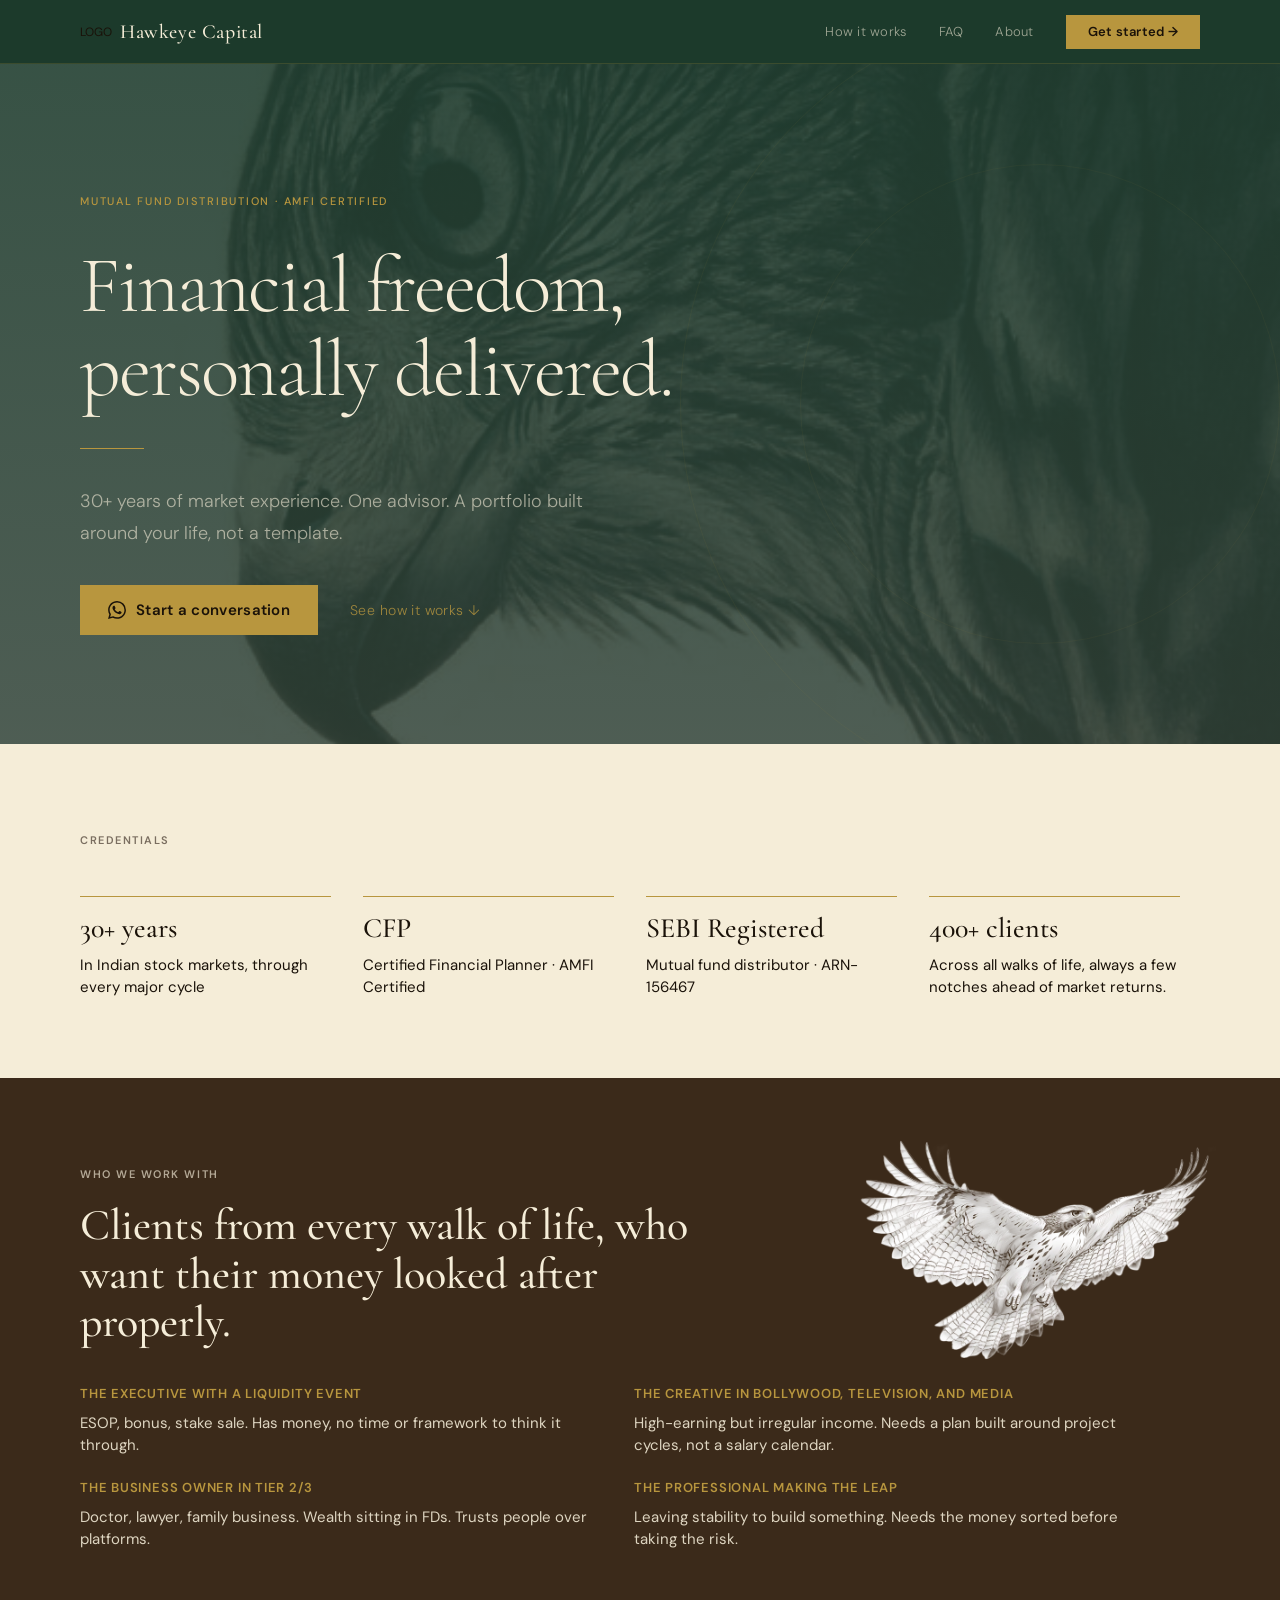
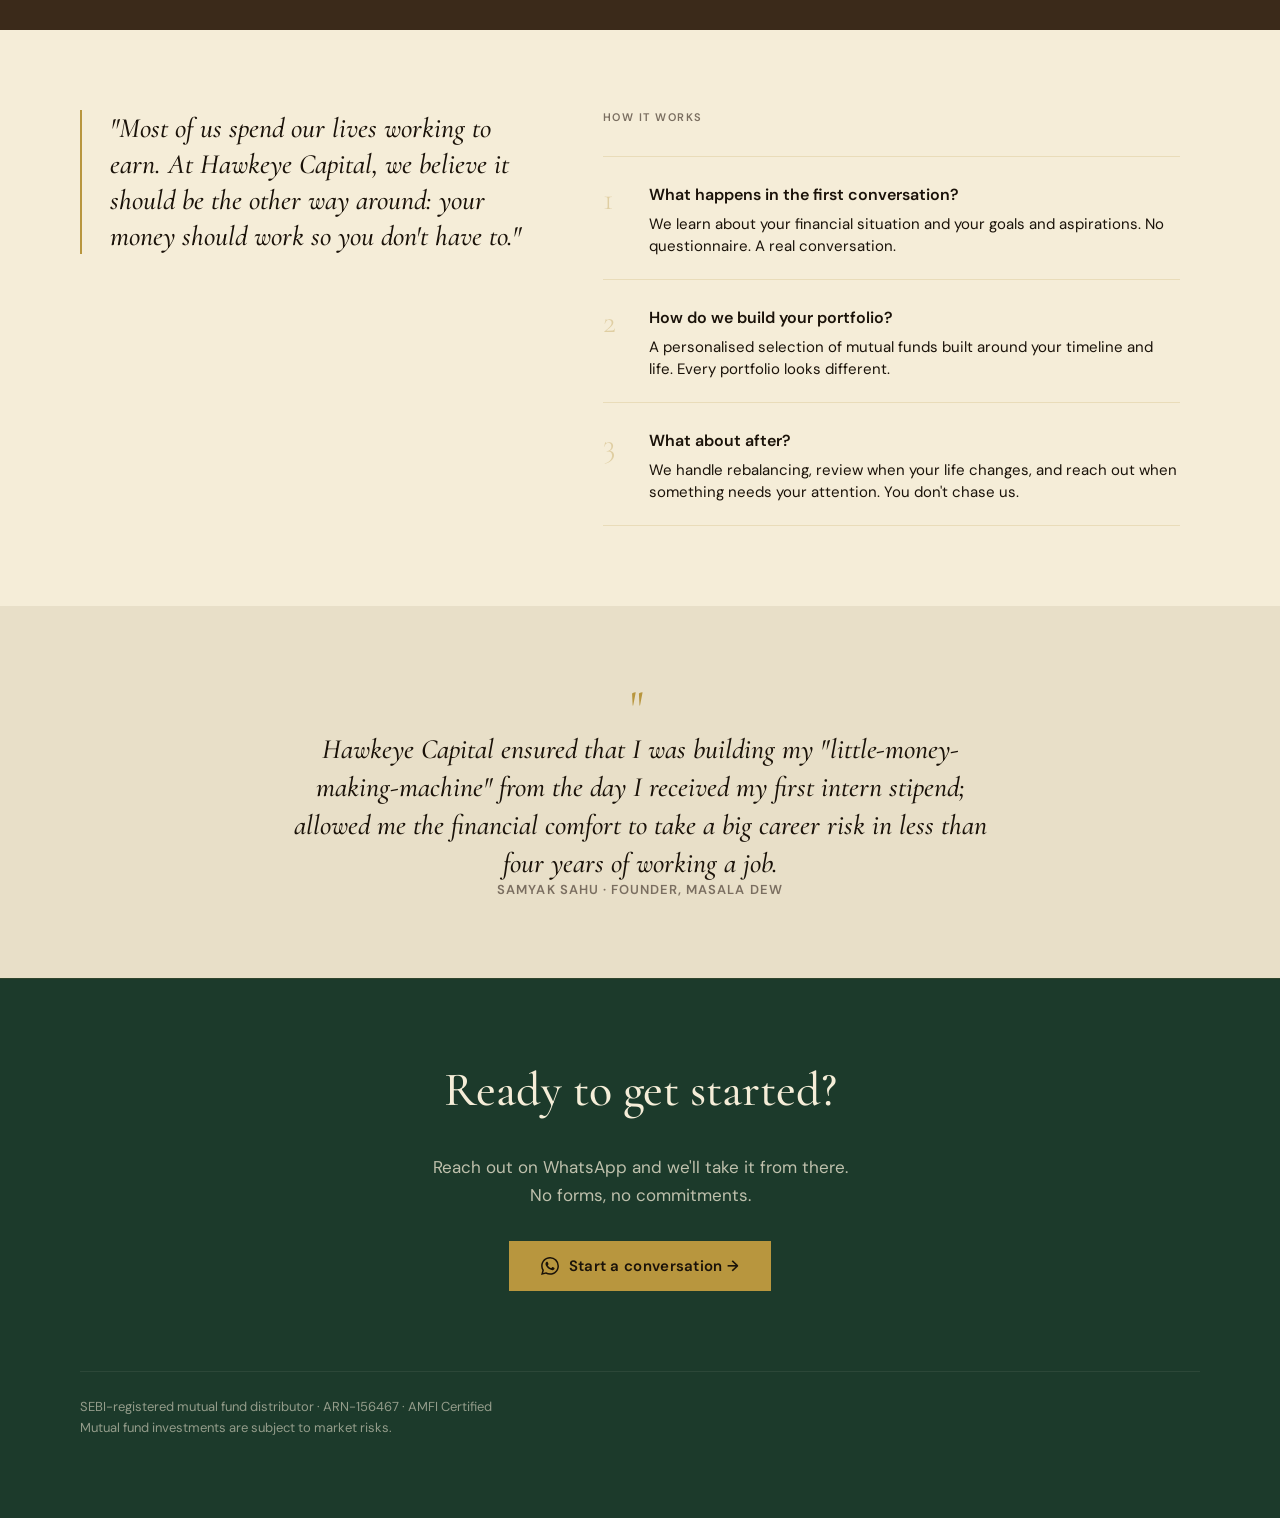
<file: home.html>
<!DOCTYPE html>
<html lang="en">
  <head>
    <meta charset="utf-8" />
    <meta name="viewport" content="width=device-width, initial-scale=1" />
    <title>Hawkeye Capital — Mutual Fund Distribution</title>
    <link rel="preconnect" href="https://fonts.googleapis.com" />
    <link rel="preconnect" href="https://fonts.gstatic.com" crossorigin />
    <link
      href="https://fonts.googleapis.com/css2?family=Cormorant+Garamond:ital,wght@0,300;0,500;1,500&family=DM+Sans:wght@300;400;500;600&display=swap"
      rel="stylesheet"
    />
    <link rel="stylesheet" href="/styles.css" />
  </head>
  <body>
    <a class="skip-link" href="#main">Skip to content</a>
    <div class="page">
      <!-- Desktop nav (Paper 29-0 · node 4L-0) -->
      <header class="nav" aria-label="Primary">
        <a class="brand" href="/">
          <div class="logo-ph logo-ph--lg" aria-hidden="true">LOGO</div>
          <span class="wordmark">Hawkeye Capital</span>
        </a>
        <nav class="nav-links" aria-label="Site">
          <a class="nav-link" href="#how-it-works">How it works</a>
          <a class="nav-link" href="/faq/">FAQ</a>
          <a class="nav-link" href="/about/">About</a>
          <a
            class="btn-gold btn-gold--nav"
            href="https://wa.me/919540134700"
            rel="noopener noreferrer"
            >Get started →</a
          >
        </nav>
      </header>

      <!-- Mobile nav (Paper 28-0 · node 79-0) -->
      <header class="nav--mobile" aria-label="Primary">
        <a class="brand" href="/">
          <div class="logo-ph logo-ph--sm" aria-hidden="true">LOGO</div>
          <span class="wordmark">Hawkeye Capital</span>
        </a>
        <div class="nav-mobile-right">
          <a
            class="btn-gold btn-gold--nav-m"
            href="https://wa.me/919540134700"
            rel="noopener noreferrer"
            >Get started →</a
          >
          <details class="nav-details">
            <summary aria-label="Open menu">
              <span class="burger-bar"></span>
              <span class="burger-bar"></span>
              <span class="burger-bar"></span>
            </summary>
            <div class="nav-drawer">
              <a href="#how-it-works">How it works</a>
              <a href="/faq/">FAQ</a>
              <a href="/about/">About</a>
            </div>
          </details>
        </div>
      </header>

      <main id="main">
        <!-- Hero -->
        <section class="hero" aria-labelledby="hero-title">
          <div class="hero-decor hero-decor--lg" aria-hidden="true"></div>
          <div class="hero-decor hero-decor--sm" aria-hidden="true"></div>
          <div class="hero-inner">
            <p class="hero-eyebrow">Mutual Fund Distribution · AMFI Certified</p>
            <h1 class="hero-title" id="hero-title">
              Financial freedom,<br />
              personally delivered.
            </h1>
            <div class="hero-rule" aria-hidden="true"></div>
            <p class="hero-lead desktop-only">
              30+ years of market experience. One advisor. A portfolio built around your life, not a
              template.
            </p>
            <p class="hero-lead mobile-only">
              30 years of market experience. One advisor. A portfolio built around your life, not a
              template.
            </p>
            <div class="hero-cta-row">
              <a
                class="btn-gold btn-gold--hero"
                href="https://wa.me/919540134700"
                rel="noopener noreferrer"
              >
                <svg
                  class="icon-wa"
                  width="18"
                  height="18"
                  viewBox="0 0 24 24"
                  fill="none"
                  xmlns="http://www.w3.org/2000/svg"
                  aria-hidden="true"
                >
                  <path
                    d="M17.472 14.382c-.297-.149-1.758-.867-2.03-.967-.273-.099-.471-.148-.67.15-.197.297-.767.966-.94 1.164-.173.199-.347.223-.644.075-.297-.15-1.255-.463-2.39-1.475-.883-.788-1.48-1.761-1.653-2.059-.173-.297-.018-.458.13-.606.134-.133.298-.347.446-.52.149-.174.198-.298.298-.497.099-.198.05-.371-.025-.52-.075-.149-.669-1.612-.916-2.207-.242-.579-.487-.5-.669-.51-.173-.008-.371-.01-.57-.01-.198 0-.52.074-.792.372-.272.297-1.04 1.016-1.04 2.479 0 1.462 1.065 2.875 1.213 3.074.149.198 2.096 3.2 5.077 4.487.709.306 1.262.489 1.694.625.712.227 1.36.195 1.871.118.571-.085 1.758-.719 2.006-1.413.248-.694.248-1.289.173-1.413-.074-.124-.272-.198-.57-.347m-5.421 7.403h-.004a9.87 9.87 0 01-5.031-1.378l-.361-.214-3.741.982.998-3.648-.235-.374a9.86 9.86 0 01-1.51-5.26c.001-5.45 4.436-9.884 9.888-9.884 2.64 0 5.122 1.03 6.988 2.898a9.825 9.825 0 012.893 6.994c-.003 5.45-4.437 9.884-9.885 9.884m8.413-18.297A11.815 11.815 0 0012.05 0C5.495 0 .16 5.335.157 11.892c0 2.096.547 4.142 1.588 5.945L.057 24l6.305-1.654a11.882 11.882 0 005.683 1.448h.005c6.554 0 11.89-5.335 11.893-11.893a11.821 11.821 0 00-3.48-8.413z"
                    fill="#1A1209"
                  />
                </svg>
                Start a conversation
              </a>
              <a class="hero-secondary" href="#how-it-works">See how it works ↓</a>
            </div>
          </div>
        </section>

        <!-- Credentials -->
        <section class="credentials" id="credentials" aria-labelledby="cred-heading">
          <div class="credentials-label-row">
            <h2 class="section-label" id="cred-heading">Credentials</h2>
          </div>
          <div class="credentials-grid">
            <article class="tile">
              <div class="tile-kicker">30+ years</div>
              <p class="tile-body">
                In Indian stock markets, through every major cycle
              </p>
            </article>
            <article class="tile">
              <div class="tile-kicker">CFP</div>
              <p class="tile-body desktop-only">Certified Financial Planner · AMFI Certified</p>
              <p class="tile-body mobile-only">Certified Financial Planner · AMFI</p>
            </article>
            <article class="tile">
              <div class="tile-kicker desktop-only">SEBI Registered</div>
              <div class="tile-kicker mobile-only">SEBI</div>
              <p class="tile-body desktop-only">Mutual fund distributor · ARN-156467</p>
              <p class="tile-body mobile-only">ARN-156467 · mutual fund distributor</p>
            </article>
            <article class="tile">
              <div class="tile-kicker">400+ clients</div>
              <p class="tile-body desktop-only">
                Across all walks of life, always a few notches ahead of market returns.
              </p>
              <p class="tile-body mobile-only">
                Across all walks of life, ahead of market returns.
              </p>
            </article>
          </div>
        </section>

        <!-- Who we work with -->
        <section class="who" id="who-we-work-with" aria-labelledby="who-heading">
          <div class="hawk" aria-hidden="true"></div>
          <h2 class="section-label section-label--muted-light who-label" id="who-heading">
            Who we work with
          </h2>
          <p class="who-headline">
            Clients from every walk of life, who want their money looked after properly.
          </p>
          <div class="who-grid">
            <article class="who-card">
              <p class="who-card-title">The executive with a liquidity event</p>
              <p class="who-card-body desktop-only">
                ESOP, bonus, stake sale. Has money, no time or framework to think it through.
              </p>
              <p class="who-card-body mobile-only">ESOP, bonus, stake sale. No time or framework.</p>
            </article>
            <article class="who-card">
              <p class="who-card-title desktop-only">The creative in Bollywood, television, and media</p>
              <p class="who-card-title mobile-only">The creative in film &amp; media</p>
              <p class="who-card-body desktop-only">
                High-earning but irregular income. Needs a plan built around project cycles, not a
                salary calendar.
              </p>
              <p class="who-card-body mobile-only">Irregular income. Plan around project cycles.</p>
            </article>
            <article class="who-card">
              <p class="who-card-title desktop-only">The business owner in Tier 2/3</p>
              <p class="who-card-title mobile-only">Tier 2/3 business owner</p>
              <p class="who-card-body desktop-only">
                Doctor, lawyer, family business. Wealth sitting in FDs. Trusts people over platforms.
              </p>
              <p class="who-card-body mobile-only">FD-heavy wealth. Trusts people over platforms.</p>
            </article>
            <article class="who-card">
              <p class="who-card-title desktop-only">The professional making the leap</p>
              <p class="who-card-title mobile-only">Making the leap</p>
              <p class="who-card-body desktop-only">
                Leaving stability to build something. Needs the money sorted before taking the risk.
              </p>
              <p class="who-card-body mobile-only">Leaving stability. Money sorted before the risk.</p>
            </article>
          </div>
        </section>

        <!-- Philosophy + How it works -->
        <section class="philo">
          <div class="philo-inner">
            <div class="philo-quote" id="philosophy">
              <p>
                "Most of us spend our lives working to earn. At Hawkeye Capital, we believe it should be the other way
                around: your money should work so you don't have to."
              </p>
            </div>
            <div class="how" id="how-it-works" aria-labelledby="how-heading">
              <h2 class="section-label" id="how-heading">How it works</h2>
              <div class="how-list">
                <div class="how-row">
                  <span class="how-num">1</span>
                  <div class="how-copy">
                    <div class="how-q">What happens in the first conversation?</div>
                    <p class="how-a">
                      We learn about your financial situation and your goals and aspirations. No
                      questionnaire. A real conversation.
                    </p>
                  </div>
                </div>
                <div class="how-row">
                  <span class="how-num">2</span>
                  <div class="how-copy">
                    <div class="how-q">How do we build your portfolio?</div>
                    <p class="how-a">
                      A personalised selection of mutual funds built around your timeline and life.
                      Every portfolio looks different.
                    </p>
                  </div>
                </div>
                <div class="how-row">
                  <span class="how-num">3</span>
                  <div class="how-copy">
                    <div class="how-q">What about after?</div>
                    <p class="how-a">
                      We handle rebalancing, review when your life changes, and reach out when
                      something needs your attention. You don&apos;t chase us.
                    </p>
                  </div>
                </div>
              </div>
            </div>
          </div>
        </section>

        <!-- Testimonial -->
        <section class="quote-section" id="testimonials" aria-labelledby="quote-label">
          <span id="quote-label" class="visually-hidden">Client testimonial</span>
          <span class="quote-mark quote-mark--d" aria-hidden="true">"</span>
          <span class="quote-mark quote-mark--m" aria-hidden="true">"</span>
          <blockquote class="quote-body">
            Hawkeye Capital ensured that I was building my "little-money-making-machine" from the day I received my
            first intern stipend; allowed me the financial comfort to take a big career risk in less than four years of
            working a job.
          </blockquote>
          <p class="quote-by">SAMYAK SAHU · Founder, masala dew</p>
        </section>

        <!-- CTA -->
        <section class="cta" id="cta" aria-labelledby="cta-heading">
          <h2 class="cta-title" id="cta-heading">Ready to get started?</h2>
          <p class="cta-lead">
            Reach out on WhatsApp and we&apos;ll take it from there. No forms, no commitments.
          </p>
          <a
            class="btn-gold btn-gold--footer"
            href="https://wa.me/919540134700"
            rel="noopener noreferrer"
          >
            <svg
              class="icon-wa"
              width="18"
              height="18"
              viewBox="0 0 24 24"
              fill="none"
              xmlns="http://www.w3.org/2000/svg"
              aria-hidden="true"
            >
              <path
                d="M17.472 14.382c-.297-.149-1.758-.867-2.03-.967-.273-.099-.471-.148-.67.15-.197.297-.767.966-.94 1.164-.173.199-.347.223-.644.075-.297-.15-1.255-.463-2.39-1.475-.883-.788-1.48-1.761-1.653-2.059-.173-.297-.018-.458.13-.606.134-.133.298-.347.446-.52.149-.174.198-.298.298-.497.099-.198.05-.371-.025-.52-.075-.149-.669-1.612-.916-2.207-.242-.579-.487-.5-.669-.51-.173-.008-.371-.01-.57-.01-.198 0-.52.074-.792.372-.272.297-1.04 1.016-1.04 2.479 0 1.462 1.065 2.875 1.213 3.074.149.198 2.096 3.2 5.077 4.487.709.306 1.262.489 1.694.625.712.227 1.36.195 1.871.118.571-.085 1.758-.719 2.006-1.413.248-.694.248-1.289.173-1.413-.074-.124-.272-.198-.57-.347m-5.421 7.403h-.004a9.87 9.87 0 01-5.031-1.378l-.361-.214-3.741.982.998-3.648-.235-.374a9.86 9.86 0 01-1.51-5.26c.001-5.45 4.436-9.884 9.888-9.884 2.64 0 5.122 1.03 6.988 2.898a9.825 9.825 0 012.893 6.994c-.003 5.45-4.437 9.884-9.885 9.884m8.413-18.297A11.815 11.815 0 0012.05 0C5.495 0 .16 5.335.157 11.892c0 2.096.547 4.142 1.588 5.945L.057 24l6.305-1.654a11.882 11.882 0 005.683 1.448h.005c6.554 0 11.89-5.335 11.893-11.893a11.821 11.821 0 00-3.48-8.413z"
                fill="#1A1209"
              />
            </svg>
            Start a conversation →
          </a>
          <div class="cta-foot">
            <p class="cta-disclaimer">
              SEBI-registered mutual fund distributor · ARN-156467 · AMFI Certified<br />
              Mutual fund investments are subject to market risks.
            </p>
          </div>
        </section>
      </main>
    </div>
  </body>
</html>
</file>
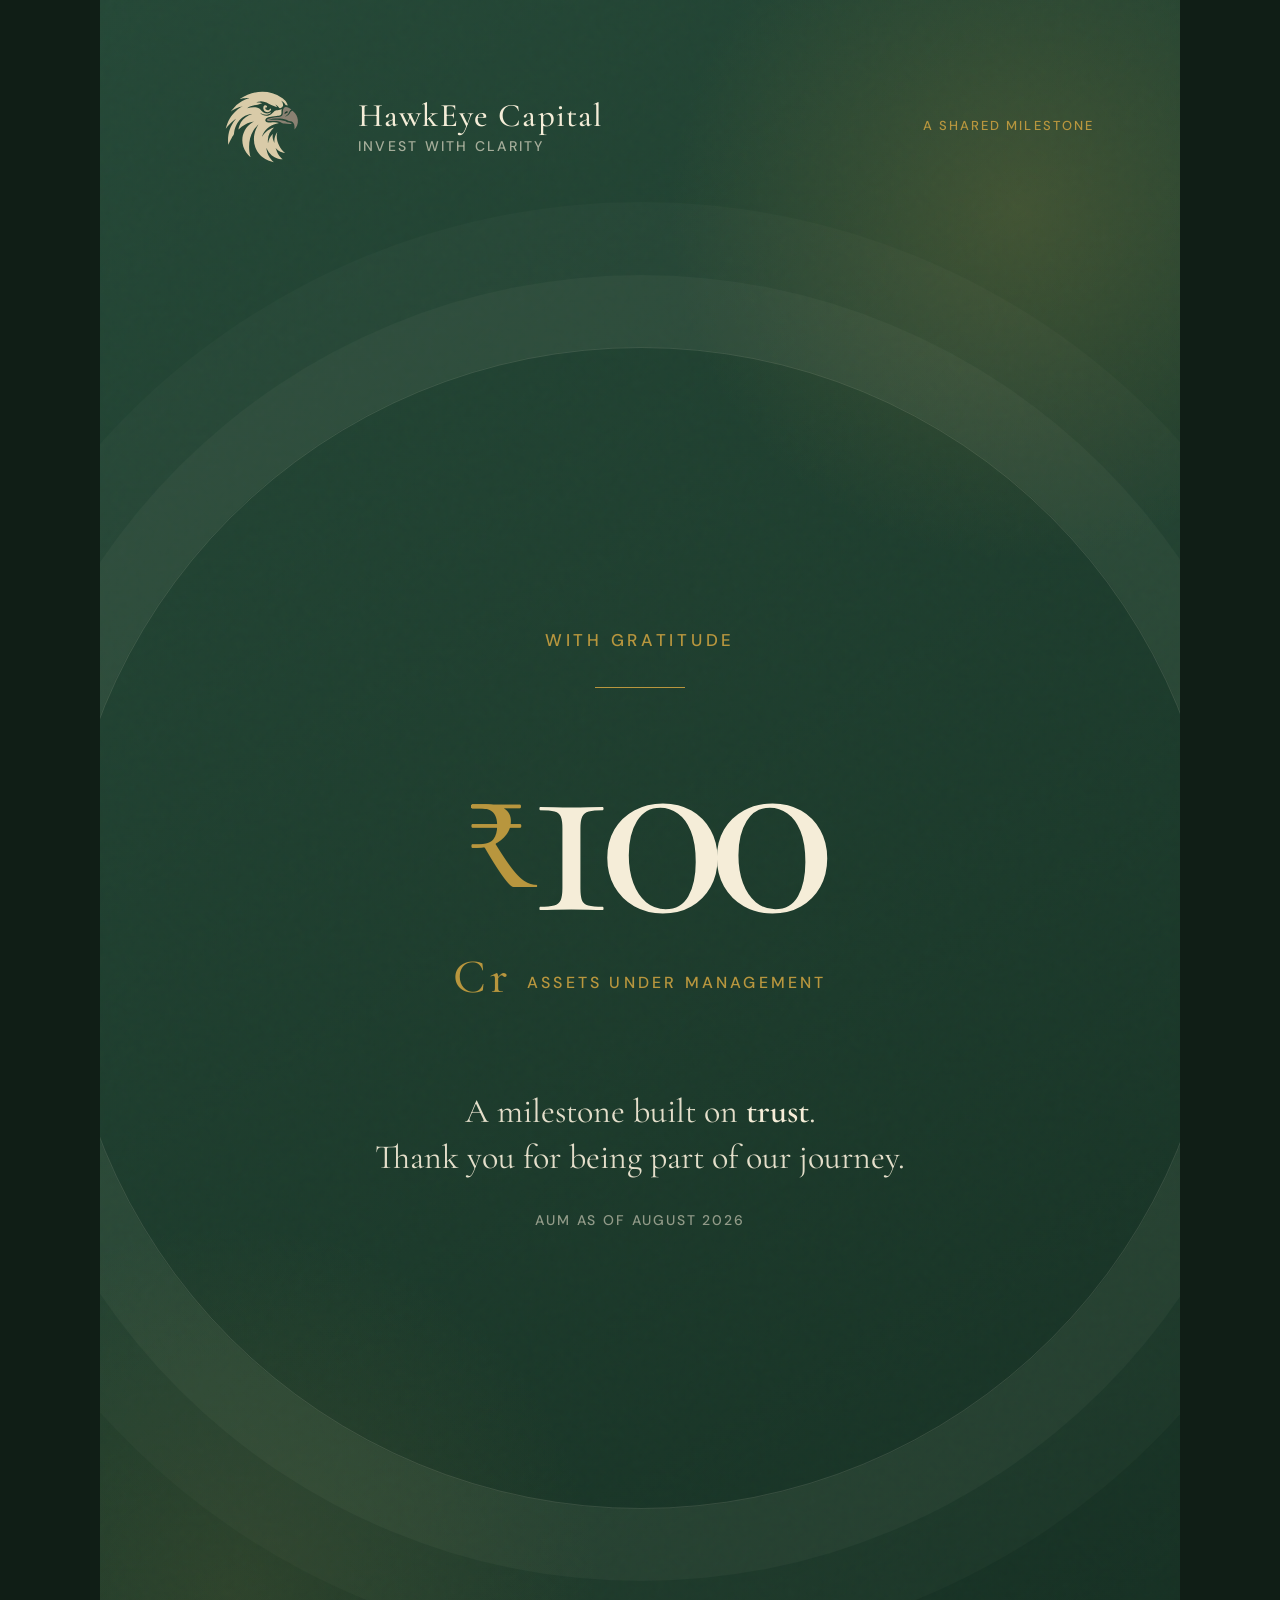
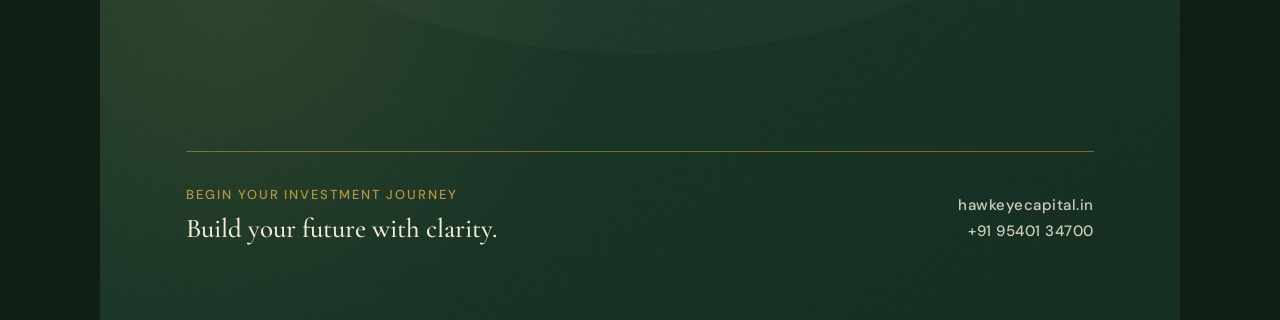
<file: social/100cr-aum-poster.html>
<!doctype html>
<html lang="en">
  <head>
    <meta charset="utf-8" />
    <meta name="viewport" content="width=device-width, initial-scale=1" />
    <title>HawkEye Capital | ₹100 Cr AUM</title>
    <link rel="preconnect" href="https://fonts.googleapis.com" />
    <link rel="preconnect" href="https://fonts.gstatic.com" crossorigin />
    <link
      href="https://fonts.googleapis.com/css2?family=Cormorant+Garamond:ital,wght@0,400;0,500;0,600;1,500&family=DM+Sans:wght@400;500;600&display=swap"
      rel="stylesheet"
    />
    <link rel="icon" type="image/svg+xml" href="/assets/hawkeye-capital-logo.svg" />
    <link rel="apple-touch-icon" href="/assets/hawkeye-capital-logo.svg" />
    <style>
      :root {
        /* HawkEye Paper tokens, mirrored from the production build */
        --cream: #f5edd8;
        --cream-dark: #e8dfc8;
        --forest: #1c3a2b;
        --brown: #3b2a1a;
        --gold: #b8963e;
        --ink: #1a1209;
        --muted: #7a6e60;
        --display: "Cormorant Garamond", Georgia, serif;
        --sans: "DM Sans", sans-serif;
      }

      * { box-sizing: border-box; }

      body {
        margin: 0;
        min-height: 100vh;
        display: grid;
        place-items: center;
        background: #101e16;
      }

      /* Export this 1080 × 1920 artboard for Stories and Reels covers. */
      .poster {
        position: relative;
        isolation: isolate;
        width: 1080px;
        height: 1920px;
        overflow: hidden;
        display: flex;
        flex-direction: column;
        padding: 88px 86px 76px;
        color: var(--cream);
        background:
          radial-gradient(circle at 85% 11%, rgba(184, 150, 62, .22), transparent 18%),
          radial-gradient(circle at 12% 83%, rgba(184, 150, 62, .12), transparent 20%),
          linear-gradient(148deg, #254837 0%, var(--forest) 56%, #152d21 100%);
      }

      .poster::before {
        content: "";
        position: absolute;
        inset: 0;
        z-index: -1;
        opacity: .25;
        background-image: url("data:image/svg+xml,%3Csvg viewBox='0 0 160 160' xmlns='http://www.w3.org/2000/svg'%3E%3Cfilter id='n'%3E%3CfeTurbulence type='fractalNoise' baseFrequency='.88' numOctaves='4' stitchTiles='stitch'/%3E%3C/filter%3E%3Crect width='100%25' height='100%25' filter='url(%23n)' opacity='.26'/%3E%3C/svg%3E");
        mix-blend-mode: soft-light;
        pointer-events: none;
      }

      .poster::after {
        content: "";
        position: absolute;
        width: 1160px;
        height: 1160px;
        top: 347px;
        left: -40px;
        z-index: -1;
        border: 1px solid rgba(245, 237, 216, .13);
        border-radius: 50%;
        box-shadow: 0 0 0 72px rgba(245, 237, 216, .035), 0 0 0 145px rgba(245, 237, 216, .025);
      }

      .masthead { display: flex; align-items: center; justify-content: space-between; }

      .brand { display: flex; gap: 20px; align-items: center; }

      .logo {
        width: 152px;
        height: 75px;
        object-fit: contain;
      }

      .brand-name { margin: 0; font: 500 33px/1 var(--display); letter-spacing: .035em; }
      .brand-type { margin: 7px 0 0; color: rgba(245, 237, 216, .62); font: 500 14px/1 var(--sans); letter-spacing: .16em; text-transform: uppercase; }
      .edition { color: var(--gold); font: 500 13px/1 var(--sans); letter-spacing: .16em; text-transform: uppercase; }

      .content { flex: 1; display: flex; flex-direction: column; align-items: center; justify-content: center; text-align: center; padding-bottom: 56px; }
      .eyebrow { margin: 0 0 37px; color: var(--gold); font: 500 17px/1.2 var(--sans); letter-spacing: .22em; text-transform: uppercase; }
      .rule { width: 90px; height: 1px; margin-bottom: 36px; background: var(--gold); }

      .amount { margin: 0; color: var(--cream); font: 500 267px/.76 var(--display); letter-spacing: -.065em; white-space: nowrap; }
      .amount .rupee { position: relative; top: -23px; margin-right: 7px; color: var(--gold); font-size: .66em; letter-spacing: -.09em; }
      .unit { margin: 26px 0 0; color: var(--gold); font: 500 48px/1 var(--display); letter-spacing: .08em; }
      .unit span { font: 500 16px/1 var(--sans); letter-spacing: .20em; vertical-align: middle; text-transform: uppercase; }

      .statement { max-width: 690px; margin: 88px 0 0; color: rgba(245, 237, 216, .92); font: 400 34px/1.35 var(--display); }
      .statement strong { color: var(--cream); font-weight: 600; }
      .as-of { margin: 31px 0 0; color: rgba(245, 237, 216, .54); font: 500 14px/1.2 var(--sans); letter-spacing: .13em; text-transform: uppercase; }

      .footer { display: grid; grid-template-columns: 1fr auto; gap: 26px; align-items: end; padding-top: 35px; border-top: 1px solid rgba(184, 150, 62, .58); }
      .cta-label { margin: 0 0 10px; color: var(--gold); font: 500 13px/1.2 var(--sans); letter-spacing: .15em; text-transform: uppercase; }
      .cta { margin: 0; font: 500 27px/1.15 var(--display); }
      .contact { text-align: right; color: rgba(245, 237, 216, .83); font: 500 15px/1.75 var(--sans); letter-spacing: .035em; }
      .contact a { color: inherit; text-decoration: none; }

      @media (max-width: 1100px) {
        body { display: block; background: var(--forest); }
        .poster { transform-origin: top left; transform: scale(calc(100vw / 1080)); margin-bottom: calc(-1920px + (1920px * 100vw / 1080)); }
      }
      @media print { body { background: none; } .poster { transform: none; } }
    </style>
  </head>
  <body>
    <main class="poster" aria-label="HawkEye Capital ₹100 Cr AUM celebration">
      <header class="masthead">
        <div class="brand">
          <img class="logo" src="../assets/hawkeye-capital-logo.svg" alt="HawkEye Capital logo" />
          <div>
            <p class="brand-name">HawkEye Capital</p>
            <p class="brand-type">Invest with clarity</p>
          </div>
        </div>
        <span class="edition">A shared milestone</span>
      </header>

      <section class="content">
        <p class="eyebrow">With gratitude</p>
        <div class="rule"></div>
        <!-- Keep this central figure as the primary visual. -->
        <h1 class="amount"><span class="rupee">₹</span>100</h1>
        <p class="unit">Cr <span>Assets Under Management</span></p>

        <!-- Replace this working copy with final approved wording. -->
        <p class="statement">A milestone built on <strong>trust</strong>.<br />Thank you for being part of our journey.</p>
        <p class="as-of">AUM as of August 2026</p>
      </section>

      <footer class="footer">
        <div>
          <p class="cta-label">Begin your investment journey</p>
          <p class="cta">Build your future with clarity.</p>
        </div>
        <div class="contact">
          <a href="https://hawkeyecapital.in">hawkeyecapital.in</a><br />
          <a href="tel:+919540134700">+91 95401 34700</a>
        </div>
      </footer>
    </main>
  </body>
</html>
</file>
<file: styles.css>
/* HawkEye Capital landing — Paper hawkeyecapital.in · Desktop 29-0 / Mobile 28-0 */

:root {
  --cream: #f5edd8;
  --cream-dark: #e8dfc8;
  --forest: #1c3a2b;
  --brown: #3b2a1a;
  --gold: #b8963e;
  --ink: #1a1209;
  --muted: #7a6e60;
  --font-display: "Cormorant Garamond", serif;
  --font-sans: "DM Sans", system-ui, sans-serif;
  --page-max: 1440px;
  --content: 1100px;
  --pad-d: 80px;
  --pad-m: 24px;
}

*,
*::before,
*::after {
  box-sizing: border-box;
}

html {
  margin: 0;
  padding: 0;
  scroll-behavior: smooth;
}

@media (prefers-reduced-motion: reduce) {
  html {
    scroll-behavior: auto;
  }
}

body {
  margin: 0;
  padding: 0;
  min-height: 100%;
  background: var(--cream);
  color: var(--ink);
  font-family: var(--font-sans);
  font-size: 12px;
  line-height: 16px;
  -webkit-font-smoothing: antialiased;
  -moz-osx-font-smoothing: grayscale;
}

a {
  color: inherit;
  text-decoration: none;
}

a:hover {
  text-decoration: underline;
  text-underline-offset: 3px;
}

.page {
  width: 100%;
  min-height: 100vh;
  display: flex;
  flex-direction: column;
  background: var(--cream);
}

/* Full-bleed layout: Paper artboard is 1440px but nav/hero backgrounds span the viewport */
main {
  margin: 0;
  width: 100%;
  flex: 1;
  display: flex;
  flex-direction: column;
}

.skip-link {
  position: absolute;
  left: -9999px;
  top: 8px;
  z-index: 100;
  padding: 8px 16px;
  background: var(--forest);
  color: var(--cream);
  border-radius: 4px;
}

.skip-link:focus {
  left: 16px;
}

/* Nav */

.nav {
  display: none;
  align-items: center;
  justify-content: space-between;
  width: 100%;
  height: 64px;
  padding: 0 var(--pad-d);
  background: var(--forest);
  border-bottom: 1px solid rgba(184, 150, 62, 0.2);
}

.nav--mobile {
  display: flex;
  width: 100%;
  height: 60px;
  padding: 0 var(--pad-m) 0 20px;
  background: var(--forest);
  border-bottom: 1px solid rgba(184, 150, 62, 0.2);
  align-items: center;
  justify-content: space-between;
}

a.brand {
  display: flex;
  align-items: center;
  gap: 8px;
  text-decoration: none;
}

a.brand:hover {
  text-decoration: none;
}

.nav--mobile .brand {
  gap: 6px;
  padding-right: 12px;
}

.nav--mobile .logo-img {
  width: 28px;
  height: 28px;
}

.nav-mobile-right {
  display: flex;
  flex-direction: row;
  align-items: center;
  gap: 10px;
  flex-shrink: 0;
}

.logo-img {
  width: 34px;
  height: 34px;
  flex-shrink: 0;
  object-fit: contain;
}

.wordmark {
  font-family: var(--font-display);
  font-weight: 500;
  letter-spacing: 0.03em;
  color: var(--cream);
  white-space: nowrap;
  font-size: 20px;
  line-height: 24px;
}

.nav--mobile .wordmark {
  font-size: 16px;
  line-height: 19px;
}

.nav-links {
  display: flex;
  align-items: center;
  gap: 32px;
}

.nav-link {
  position: relative;
  font-size: 13px;
  font-weight: 300;
  letter-spacing: 0.02em;
  line-height: 16px;
  color: rgba(245, 237, 216, 0.6);
  text-decoration: none;
  transition: color 180ms ease;
}

.nav-link::after {
  content: "";
  position: absolute;
  right: 0;
  bottom: -7px;
  left: 0;
  height: 1px;
  background: var(--gold);
  transform: scaleX(0);
  transform-origin: right center;
  transition: transform 220ms cubic-bezier(0.22, 1, 0.36, 1);
}

.nav-link:hover,
.nav-link:focus-visible {
  color: var(--cream);
  text-decoration: none;
}

.nav-link:hover::after,
.nav-link:focus-visible::after {
  transform: scaleX(1);
  transform-origin: left center;
}

.nav-link:focus-visible {
  outline: 1px solid rgba(184, 150, 62, 0.8);
  outline-offset: 5px;
}

@media (prefers-reduced-motion: reduce) {
  .nav-link,
  .nav-link::after {
    transition: none;
  }
}

.nav-details summary {
  list-style: none;
  cursor: pointer;
  display: flex;
  flex-direction: column;
  gap: 5px;
  padding: 4px;
}

.nav-details summary::-webkit-details-marker {
  display: none;
}

.burger-bar {
  height: 1.5px;
  background: var(--cream);
  border-radius: 1px;
}

.burger-bar:nth-child(1),
.burger-bar:nth-child(2) {
  width: 22px;
}

.burger-bar:nth-child(3) {
  width: 14px;
}

.nav-drawer {
  position: absolute;
  right: 0;
  top: calc(100% + 12px);
  min-width: 200px;
  padding: 16px;
  background: var(--forest);
  border: 1px solid rgba(184, 150, 62, 0.2);
  border-radius: 8px;
  display: flex;
  flex-direction: column;
  gap: 12px;
  z-index: 50;
  box-shadow: 0 12px 40px rgba(0, 0, 0, 0.25);
}

.nav-drawer a {
  font-size: 13px;
  font-weight: 300;
  color: rgba(245, 237, 216, 0.85);
}

.nav-details {
  position: relative;
}

.btn-gold {
  display: inline-flex;
  align-items: center;
  justify-content: center;
  gap: 10px;
  background: var(--gold);
  color: var(--ink);
  font-size: 13px;
  font-weight: 600;
  letter-spacing: 0.02em;
  line-height: 16px;
  border: none;
  cursor: pointer;
  text-decoration: none;
}

.btn-gold:hover {
  filter: brightness(1.03);
  text-decoration: none;
}

.btn-gold--nav {
  padding: 9px 22px;
}

.btn-gold--nav-m {
  padding: 8px 18px;
}

.btn-gold--hero {
  padding: 16px 28px;
  font-size: 15px;
  line-height: 18px;
}

.btn-gold--footer {
  padding: 16px 32px;
  font-size: 15px;
  line-height: 18px;
}

.icon-wa {
  flex-shrink: 0;
}

/* Hero */

.hero {
  position: relative;
  width: 100%;
  min-height: 680px;
  padding: 120px var(--pad-d) 100px;
  display: flex;
  flex-direction: column;
  justify-content: center;
  overflow: clip;
  background-color: #2a3d2f;
  background-image: linear-gradient(
      180deg,
      rgba(28, 58, 43, 0.88) 0%,
      rgba(40, 58, 46, 0.82) 100%
    ),
    url("assets/hero-bg.png");
  background-size: cover, cover;
  background-position: center, center;
}

.hero-decor {
  position: absolute;
  border: 1px solid rgba(184, 150, 62, 0.06);
  border-radius: 50%;
  pointer-events: none;
}

.hero-decor--lg {
  width: 800px;
  height: 800px;
  right: -200px;
  top: 50%;
  transform: translateY(-50%);
}

.hero-decor--sm {
  width: 480px;
  height: 480px;
  right: 0;
  top: 50%;
  transform: translateY(-50%);
  border-color: rgba(184, 150, 62, 0.05);
}

.hero-inner {
  position: relative;
  z-index: 1;
  max-width: var(--content);
  display: flex;
  flex-direction: column;
  gap: 36px;
}

.hero-eyebrow {
  margin: 0;
  font-size: 11px;
  font-weight: 500;
  letter-spacing: 0.16em;
  line-height: 14px;
  text-transform: uppercase;
  color: var(--gold);
}

.hero-title {
  margin: 0;
  font-family: var(--font-display);
  font-size: 80px;
  font-weight: 300;
  letter-spacing: -0.025em;
  line-height: 1.05;
  color: var(--cream);
}

.hero-rule {
  width: 64px;
  height: 1px;
  background: var(--gold);
}

.hero-lead {
  margin: 0;
  max-width: 520px;
  font-size: 18px;
  font-weight: 300;
  line-height: 32px;
  color: rgba(245, 237, 216, 0.6);
}

.hero-cta-row {
  display: flex;
  align-items: center;
  gap: 32px;
}

.hero-secondary {
  font-size: 14px;
  font-weight: 300;
  letter-spacing: 0.03em;
  line-height: 18px;
  color: rgba(184, 150, 62, 0.8);
}

.hero-secondary:hover {
  color: var(--gold);
  text-decoration: none;
}

/* Motion: restrained editorial entrances */
@keyframes hero-rise {
  from {
    opacity: 0;
    transform: translateY(14px);
  }
  to {
    opacity: 1;
    transform: translateY(0);
  }
}

@keyframes hero-rule-draw {
  from {
    opacity: 0;
    transform: scaleX(0);
    transform-origin: left center;
  }
  to {
    opacity: 1;
    transform: scaleX(1);
    transform-origin: left center;
  }
}

.js-motion .hero-inner > * {
  opacity: 0;
  animation: hero-rise 650ms cubic-bezier(0.22, 1, 0.36, 1) forwards;
}

.js-motion .hero-inner > :nth-child(1) { animation-delay: 80ms; }
.js-motion .hero-inner > :nth-child(2) { animation-delay: 160ms; }
.js-motion .hero-inner > :nth-child(3) {
  animation-name: hero-rule-draw;
  animation-duration: 520ms;
  animation-delay: 260ms;
  animation-timing-function: cubic-bezier(0.22, 1, 0.36, 1);
}
.js-motion .hero-inner > :nth-child(4) { animation-delay: 340ms; }
.js-motion .hero-inner > :nth-child(5) { animation-delay: 420ms; }
.js-motion .hero-inner > :nth-child(6) { animation-delay: 500ms; }

.js-motion [data-reveal] {
  opacity: 0;
  transform: translateY(18px);
  transition:
    opacity 650ms cubic-bezier(0.22, 1, 0.36, 1),
    transform 650ms cubic-bezier(0.22, 1, 0.36, 1);
}

.js-motion [data-reveal].is-visible {
  opacity: 1;
  transform: translateY(0);
}

.js-motion [data-reveal-stagger] > * {
  opacity: 0;
  transform: translateY(12px);
  transition:
    opacity 550ms cubic-bezier(0.22, 1, 0.36, 1),
    transform 550ms cubic-bezier(0.22, 1, 0.36, 1);
  transition-delay: var(--reveal-delay, 0ms);
}

.js-motion [data-reveal].is-visible [data-reveal-stagger] > *,
.js-motion [data-reveal-stagger].is-visible > * {
  opacity: 1;
  transform: translateY(0);
}

@media (prefers-reduced-motion: reduce) {
  .js-motion .hero-inner > *,
  .js-motion [data-reveal],
  .js-motion [data-reveal-stagger] > * {
    opacity: 1;
    transform: none;
    animation: none;
    transition: none;
  }
}

.section-label {
  font-size: 11px;
  font-weight: 600;
  letter-spacing: 0.14em;
  line-height: 14px;
  text-transform: uppercase;
  color: var(--muted);
}

.section-label--muted-light {
  color: rgba(245, 237, 216, 0.65);
}

/* Credentials */

.credentials {
  width: 100%;
  padding: 80px var(--pad-d);
  display: flex;
  flex-direction: column;
  gap: 40px;
}

.credentials-label-row {
  max-width: 1280px;
}

.credentials-grid {
  display: flex;
  gap: 32px;
  max-width: var(--content);
}

.tile {
  flex: 1;
  border-top: 1px solid var(--gold);
  padding-top: 16px;
  display: flex;
  flex-direction: column;
  gap: 10px;
}

.tile-kicker {
  font-family: var(--font-display);
  font-size: 28px;
  font-weight: 500;
  line-height: 1.1;
  color: var(--ink);
}

.tile-body {
  margin: 0;
  font-size: 15px;
  line-height: 22px;
  color: var(--ink);
}

/* Who we work with */

.who {
  position: relative;
  width: 100%;
  padding: 80px var(--pad-d);
  background: var(--brown);
  overflow: clip;
}

.who-label {
  margin-bottom: 20px;
}

.who-headline {
  margin: 0 0 40px;
  max-width: 640px;
  font-family: var(--font-display);
  font-size: 44px;
  font-weight: 500;
  line-height: 1.1;
  color: var(--cream);
}

.who-grid {
  display: flex;
  flex-wrap: wrap;
  gap: 24px;
  max-width: var(--content);
  position: relative;
  z-index: 1;
}

.who-card {
  width: 530px;
  display: flex;
  flex-direction: column;
  gap: 10px;
}

.who-card-title {
  margin: 0;
  font-size: 13px;
  font-weight: 600;
  letter-spacing: 0.06em;
  line-height: 16px;
  text-transform: uppercase;
  color: var(--gold);
}

.who-card-body {
  margin: 0;
  font-size: 15px;
  line-height: 22px;
  color: rgba(245, 237, 216, 0.88);
}

.hawk {
  position: absolute;
  right: 64px;
  top: 56px;
  width: 360px;
  height: 260px;
  border-radius: 4px;
  background: url("assets/hawk-bird.png") center / cover no-repeat;
  mix-blend-mode: screen;
  pointer-events: none;
}

/* Philosophy + How it works */

.philo {
  width: 100%;
  padding: 80px var(--pad-d);
  background: var(--cream);
}

.philo-inner {
  display: flex;
  gap: 80px;
  max-width: var(--content);
  align-items: flex-start;
}

.philo-quote {
  flex: 5;
  min-width: 0;
  border-left: 2px solid var(--gold);
  padding-left: 28px;
}

.philo-quote p {
  margin: 0;
  max-width: 413px;
  font-family: var(--font-display);
  font-size: 28px;
  font-style: italic;
  font-weight: 500;
  line-height: 36px;
  color: var(--ink);
}

.how {
  flex: 7;
  min-width: 0;
  display: flex;
  flex-direction: column;
  gap: 32px;
}

.how .section-label {
  margin: 0;
}

.how-list {
  display: flex;
  flex-direction: column;
}

.how-row {
  display: flex;
  gap: 18px;
  padding: 22px 0;
  border-top: 1px solid rgba(184, 150, 62, 0.2);
}

.how-row:last-child {
  border-bottom: 1px solid rgba(184, 150, 62, 0.2);
}

.how-num {
  flex-shrink: 0;
  width: 28px;
  font-family: var(--font-display);
  font-size: 32px;
  font-weight: 300;
  line-height: 1;
  color: rgba(184, 150, 62, 0.35);
  padding-top: 4px;
}

.how-copy {
  display: flex;
  flex-direction: column;
  gap: 6px;
  padding-top: 4px;
  max-width: 532px;
}

.how-q {
  margin: 0;
  font-size: 16px;
  font-weight: 600;
  line-height: 24px;
  color: var(--ink);
}

.how-a {
  margin: 0;
  font-size: 15px;
  line-height: 22px;
  color: var(--ink);
}

/* Testimonial */

.quote-section {
  width: 100%;
  display: flex;
  flex-direction: column;
  align-items: center;
  padding: 80px var(--pad-d);
  background: var(--cream-dark);
}

.quote-carousel {
  width: 100%;
  max-width: 820px;
  display: flex;
  flex-direction: column;
  align-items: center;
  gap: 34px;
}

.quote-slides {
  width: 100%;
  display: grid;
}

.quote-slide {
  grid-area: 1 / 1;
  width: 100%;
  display: flex;
  flex-direction: column;
  align-items: center;
  gap: 32px;
  opacity: 0;
  visibility: hidden;
  transform: translateY(8px);
  transition:
    opacity 420ms ease,
    transform 420ms ease,
    visibility 0s linear 420ms;
}

.quote-slide.is-active {
  opacity: 1;
  visibility: visible;
  transform: translateY(0);
  transition-delay: 0s;
}

.quote-dots {
  display: flex;
  align-items: center;
  justify-content: center;
  gap: 10px;
}

.quote-dot {
  width: 8px;
  height: 8px;
  padding: 0;
  border: 1px solid var(--gold);
  border-radius: 50%;
  background: transparent;
  cursor: pointer;
  transition: transform 180ms ease, background-color 180ms ease;
}

.quote-dot:hover,
.quote-dot:focus-visible,
.quote-dot.is-active {
  background: var(--gold);
}

.quote-dot:focus-visible {
  outline: 1px solid var(--gold);
  outline-offset: 4px;
}

.quote-dot:hover {
  transform: scale(1.25);
}

.quote-mark {
  font-family: var(--font-display);
  font-size: 48px;
  line-height: 44px;
  color: var(--gold);
  width: 21px;
}

.quote-body {
  margin: 0;
  max-width: 700px;
  font-family: var(--font-display);
  font-size: 28px;
  font-style: italic;
  font-weight: 500;
  line-height: 38px;
  text-align: center;
  color: var(--ink);
}

.quote-by {
  margin: 0;
  max-width: 354px;
  font-size: 13px;
  font-weight: 600;
  letter-spacing: 0.08em;
  line-height: 16px;
  text-transform: uppercase;
  text-align: center;
  color: var(--muted);
}

@media (prefers-reduced-motion: reduce) {
  .quote-slide,
  .quote-dot {
    transition: none;
  }
}

/* CTA */

.cta {
  width: 100%;
  display: flex;
  flex-direction: column;
  align-items: center;
  gap: 32px;
  padding: 80px var(--pad-d);
  background: var(--forest);
  border-top: 1px solid rgba(184, 150, 62, 0.12);
}

.cta-title {
  margin: 0;
  max-width: 439px;
  font-family: var(--font-display);
  font-size: 48px;
  font-weight: 500;
  line-height: 62px;
  text-align: center;
  color: var(--cream);
}

.cta-lead {
  margin: 0;
  max-width: 420px;
  font-size: 17px;
  line-height: 28px;
  text-align: center;
  color: rgba(245, 237, 216, 0.75);
}

.cta-foot {
  width: 100%;
  margin-top: 48px;
  padding-top: 24px;
  border-top: 1px solid rgba(245, 237, 216, 0.07);
}

.cta-disclaimer {
  margin: 0 auto;
  max-width: 1280px;
  font-size: 13px;
  line-height: 21px;
  color: rgba(245, 237, 216, 0.55);
}

.visually-hidden {
  position: absolute;
  width: 1px;
  height: 1px;
  padding: 0;
  margin: -1px;
  overflow: hidden;
  clip: rect(0, 0, 0, 0);
  white-space: nowrap;
  border: 0;
}

/* Desktop / mobile visibility */

.desktop-only {
  display: block;
}

.mobile-only {
  display: none;
}

@media (min-width: 1100px) {
  .nav {
    display: flex;
  }

  .nav--mobile {
    display: none;
  }

  .desktop-only {
    display: block;
  }

  .mobile-only {
    display: none;
  }

  .quote-mark--m {
    display: none;
  }

  .quote-mark--d {
    display: block;
  }
}

@media (max-width: 1099px) {
  .nav {
    display: none;
  }

  .nav--mobile {
    display: flex;
  }

  .desktop-only {
    display: none;
  }

  .mobile-only {
    display: block;
  }

  .hawk {
    display: block;
    top: 28px;
    right: -142px;
    width: 390px;
    height: 282px;
    opacity: 0.2;
  }

  .hero {
    min-height: 0;
    padding: 56px var(--pad-m) 64px;
    gap: 28px;
    background-image: linear-gradient(
        180deg,
        rgb(28, 58, 43) 0%,
        rgb(40, 58, 46) 100%
      ),
      url("assets/hero-bg-mobile.png");
  }

  /* Paper 28-0 / SE-0: hero is gradient + image only — no separate ring layers (cf. desktop 4U-0) */
  .hero-decor--lg,
  .hero-decor--sm {
    display: none;
  }

  .hero-inner {
    gap: 28px;
    width: 100%;
    max-width: 342px;
  }

  .hero-eyebrow {
    font-size: 10px;
    line-height: 13px;
    letter-spacing: 0.16em;
  }

  .hero-title {
    font-size: 44px;
    letter-spacing: -0.02em;
    line-height: 46px;
  }

  .hero-rule {
    width: 56px;
    margin-bottom: 24px;
  }

  .hero-lead {
    max-width: none;
    font-size: 16px;
    line-height: 26px;
    font-weight: 300;
    color: rgba(245, 237, 216, 0.65);
  }

  .hero-cta-row {
    flex-direction: column;
    align-items: flex-start;
    gap: 16px;
    width: 100%;
  }

  .btn-gold--hero {
    padding: 15px 24px;
    font-size: 15px;
    line-height: 18px;
  }

  .hero-secondary {
    color: rgba(184, 150, 62, 0.8);
    font-size: 14px;
    font-weight: 300;
    letter-spacing: 0.03em;
    line-height: 18px;
  }

  .credentials {
    padding: 56px var(--pad-m);
    gap: 40px;
    align-items: flex-start;
  }

  .credentials-label-row {
    max-width: 342px;
    width: 100%;
  }

  .section-label {
    font-size: 10px;
    line-height: 13px;
    letter-spacing: 0.14em;
    font-weight: 600;
  }

  .credentials-grid {
    display: grid;
    grid-template-columns: 1fr 1fr;
    gap: 16px;
    max-width: 342px;
    width: 100%;
  }

  .tile {
    padding-top: 12px;
    gap: 6px;
  }

  .tile-kicker {
    font-size: 22px;
    line-height: 28px;
  }

  .tile-body {
    font-size: 13px;
    line-height: 18px;
  }

  .who {
    padding: 56px var(--pad-m);
  }

  .who-label {
    color: rgba(245, 237, 216, 0.65);
    letter-spacing: 0.14em;
  }

  .who-headline {
    font-size: 32px;
    line-height: 1.12;
    width: 100%;
    max-width: 342px;
    margin: 0 0 40px;
  }

  .who-grid {
    flex-direction: column;
    max-width: 342px;
    width: 100%;
    gap: 20px;
  }

  .who-card {
    width: 100%;
    gap: 8px;
  }

  .who-card-title {
    font-size: 12px;
    letter-spacing: 0.05em;
  }

  .who-card-body {
    font-size: 14px;
    line-height: 20px;
    color: rgba(245, 237, 216, 0.9);
  }

  .philo {
    padding: 56px var(--pad-m);
  }

  .philo-inner {
    flex-direction: column;
    gap: 0;
    max-width: none;
  }

  /* Paper 3O-0: quote block then 56px before “How it works” */
  .philo-quote {
    margin-bottom: 56px;
    padding-left: 22px;
    max-width: 342px;
    width: 100%;
    box-sizing: border-box;
  }

  .philo-quote p {
    max-width: 318px;
    font-size: 22px;
    line-height: 30px;
  }

  .how {
    gap: 40px;
    width: 100%;
    max-width: 342px;
  }

  .how .section-label {
    letter-spacing: 0.14em;
  }

  .how-row {
    border-top-color: rgba(184, 150, 62, 0.2);
  }

  .how-row:last-child {
    border-bottom-color: rgba(184, 150, 62, 0.2);
  }

  .how-num {
    color: rgba(184, 150, 62, 0.35);
  }

  .how-copy {
    max-width: 296px;
  }

  .how-q {
    font-size: 15px;
    line-height: 22px;
  }

  .how-a {
    font-size: 14px;
    line-height: 21px;
  }

  .quote-section {
    padding: 56px var(--pad-m);
    gap: 32px;
    align-items: center;
  }

  .quote-mark--d {
    display: none;
  }

  .quote-mark--m {
    display: block;
    width: auto;
    font-size: 64px;
    font-weight: 300;
    line-height: 1;
    text-align: center;
    margin-bottom: 24px;
  }

  .quote-body {
    max-width: 342px;
    width: 100%;
    font-size: 22px;
    line-height: 30px;
    text-align: left;
  }

  .quote-by {
    max-width: 267px;
    width: 100%;
    font-size: 12px;
    letter-spacing: 0.06em;
    line-height: 15px;
    text-align: left;
  }

  .cta {
    padding: 64px var(--pad-m);
    border-top-color: rgba(184, 150, 62, 0.12);
  }

  .cta-title {
    max-width: 302px;
    font-size: 36px;
    line-height: 44px;
  }

  .cta-lead {
    width: 342px;
    max-width: 100%;
    font-size: 15px;
    line-height: 24px;
    color: rgba(245, 237, 216, 0.75);
  }

  .btn-gold--footer {
    padding: 15px 28px;
    font-size: 14px;
    line-height: 18px;
  }

  .cta-foot {
    margin-top: 40px;
    padding-top: 20px;
    border-top-color: rgba(245, 237, 216, 0.07);
  }

  .cta-disclaimer {
    max-width: 342px;
    font-size: 12px;
    line-height: 18px;
    color: rgba(245, 237, 216, 0.55);
  }
}

/* About page — Paper MU-0 (desktop) / NZ-0 (mobile) */

.nav-link--active {
  color: rgba(245, 237, 216, 0.95);
}

.about-main {
  flex: 1;
}

.about-body--desktop {
  display: flex;
  flex-direction: column;
  gap: 40px;
  width: 100%;
  padding: 72px max(80px, calc((100% - 1100px) / 2)) 100px;
}

.about-body--mobile {
  display: flex;
  flex-direction: column;
  gap: 36px;
  width: 100%;
  padding: 40px 24px 80px;
}

.about-hero {
  display: flex;
  flex-direction: column;
  gap: 8px;
  width: 100%;
}

.about-eyebrow {
  margin: 0;
  font-size: 11px;
  font-weight: 600;
  letter-spacing: 0.14em;
  line-height: 14px;
  text-transform: uppercase;
  color: var(--muted);
}

.about-title {
  margin: 0;
  font-family: var(--font-display);
  font-size: 52px;
  font-weight: 500;
  letter-spacing: -0.02em;
  line-height: 1.1;
  color: var(--ink);
}

.about-portrait {
  width: 387px;
  height: 479px;
  align-self: flex-start;
  background: url("/assets/rajesh-portrait.png") center / cover no-repeat;
}

.about-subtitle {
  margin: 0;
  max-width: 640px;
  font-size: 18px;
  line-height: 28px;
  color: #3b2a1a;
}

.about-glance {
  display: flex;
  flex-direction: column;
  gap: 16px;
  width: 100%;
  padding: 28px;
  background: var(--cream-dark);
  border: 1px solid rgba(26, 18, 9, 0.08);
  box-sizing: border-box;
}

.about-glance-label {
  margin: 0;
  font-size: 11px;
  font-weight: 600;
  letter-spacing: 0.12em;
  line-height: 14px;
  text-transform: uppercase;
  color: var(--muted);
}

.about-glance-line {
  margin: 0;
  font-size: 16px;
  line-height: 28px;
  color: var(--ink);
}

.about-section {
  display: flex;
  flex-direction: column;
  gap: 20px;
  max-width: 820px;
  width: 100%;
}

.about-h2 {
  margin: 0;
  font-family: var(--font-display);
  font-size: 32px;
  font-weight: 500;
  line-height: 1.2;
  color: var(--ink);
}

.about-p {
  margin: 0;
  font-size: 16px;
  line-height: 28px;
  color: var(--ink);
}

.about-quote {
  margin: 0;
  max-width: 720px;
  padding: 8px 0 8px 20px;
  border-left: 3px solid var(--gold);
  box-sizing: border-box;
}

.about-quote p {
  margin: 0;
  font-family: var(--font-display);
  font-size: 24px;
  font-style: italic;
  font-weight: 500;
  line-height: 34px;
  color: #3b2a1a;
}

.about-cta {
  display: flex;
  flex-direction: column;
  gap: 20px;
  width: 100%;
  padding-top: 48px;
}

.about-cta-title {
  margin: 0;
  font-family: var(--font-display);
  font-size: 36px;
  font-weight: 500;
  line-height: 1.15;
  color: var(--ink);
}

.about-cta-lead {
  margin: 0;
  max-width: 520px;
  font-size: 16px;
  line-height: 26px;
  color: var(--muted);
}

.btn-gold--about {
  width: fit-content;
  padding: 16px 32px;
  font-size: 15px;
  line-height: 18px;
}

.about-disclaimer {
  width: 100%;
  margin: 0;
  padding-top: 32px;
  border-top: 1px solid rgba(122, 110, 96, 0.35);
}

.about-disclaimer p {
  margin: 0;
  max-width: 900px;
  font-size: 13px;
  line-height: 22px;
  color: var(--muted);
}

/* About — mobile */

.about-eyebrow--m {
  font-size: 10px;
  line-height: 13px;
}

.about-intro-m {
  display: flex;
  flex-direction: column;
  gap: 6px;
  width: 100%;
}

.about-title-m {
  margin: 0;
  font-family: var(--font-display);
  font-size: 40px;
  font-weight: 500;
  line-height: 1.1;
  color: var(--ink);
}

.about-subtitle-m {
  margin: 0;
  font-size: 16px;
  line-height: 26px;
  color: #3b2a1a;
}

.about-glance--m {
  gap: 12px;
  padding: 22px 20px;
}

.about-glance-label--m {
  font-size: 10px;
  line-height: 12px;
  letter-spacing: 0.12em;
}

.about-glance-one-line {
  margin: 0;
  font-size: 15px;
  line-height: 24px;
  color: var(--ink);
}

.about-p--m {
  font-size: 15px;
  line-height: 26px;
}

.about-investors-m {
  display: flex;
  flex-direction: column;
  gap: 0;
  width: 100%;
}

.about-investors-m p {
  margin: 0;
  font-size: 15px;
  line-height: 26px;
  color: var(--ink);
}

.about-investors-m p + p {
  margin-top: 24px;
}

.about-quote--m {
  max-width: none;
  padding: 0 0 0 16px;
}

.about-quote--m p {
  font-size: 20px;
  line-height: 30px;
}

.about-cta--m {
  padding-top: 16px;
  gap: 12px;
}

.about-cta-title--m {
  font-size: 28px;
  line-height: 34px;
}

.about-disclaimer--m {
  padding-top: 8px;
  border-top: none;
}

.about-disclaimer--m p {
  max-width: none;
  font-size: 12px;
  line-height: 20px;
}

/* FAQ — Paper FZ-0 (desktop) / FY-0 (mobile) */

.page--faq {
  background: var(--forest);
}

.faq-main {
  flex: 1;
  width: 100%;
  background: var(--forest);
}

.faq-shell {
  box-sizing: border-box;
  width: 100%;
  max-width: 1440px;
  margin: 0 auto;
  padding: 100px max(28px, calc((100% - 1100px) / 2)) 100px;
}

.faq-hero {
  display: flex;
  flex-direction: column;
  align-items: flex-start;
  gap: 24px;
  width: 100%;
  margin-bottom: 64px;
}

.faq-eyebrow {
  margin: 0;
  font-size: 12px;
  font-weight: 500;
  letter-spacing: 0.14em;
  line-height: 16px;
  text-transform: uppercase;
  color: var(--gold);
}

.faq-title {
  margin: 0;
  max-width: 580px;
  font-family: var(--font-display);
  font-size: 44px;
  font-weight: 500;
  letter-spacing: -0.01em;
  line-height: 1.15;
  color: var(--cream);
}

.faq-intro-note {
  margin: 0;
  max-width: 340px;
  font-size: 15px;
  font-weight: 300;
  line-height: 26px;
  color: var(--muted);
}

.faq-list {
  display: flex;
  flex-direction: column;
  gap: 20px;
  width: 100%;
  max-width: 1100px;
}

.faq-item {
  border-top: 1px solid rgba(184, 150, 62, 0.4);
  box-sizing: border-box;
}

.faq-item--last {
  border-bottom: 1px solid rgba(184, 150, 62, 0.4);
}

.faq-summary {
  display: flex;
  align-items: flex-start;
  justify-content: space-between;
  gap: 24px;
  padding: 22px 0;
  list-style: none;
  cursor: pointer;
  font: inherit;
  color: inherit;
}

.faq-item[open] .faq-summary {
  padding-bottom: 0;
}

.faq-summary::-webkit-details-marker {
  display: none;
}

.faq-summary:focus {
  outline: none;
}

.faq-summary:focus-visible {
  outline: 2px solid var(--gold);
  outline-offset: 3px;
}

.faq-q {
  flex: 1 1 auto;
  min-width: 0;
  font-family: var(--font-display);
  font-size: 20px;
  font-weight: 500;
  line-height: 27px;
  color: var(--cream);
}

.faq-chev {
  flex-shrink: 0;
  width: 20px;
  height: 20px;
  margin-top: 4px;
  background:
    linear-gradient(var(--gold), var(--gold)) center / 14px 1.5px no-repeat,
    linear-gradient(var(--gold), var(--gold)) center / 1.5px 14px no-repeat;
}

.faq-item[open] .faq-chev {
  background: linear-gradient(var(--gold), var(--gold)) center / 14px 1.5px no-repeat;
}

.faq-body {
  padding: 16px 0 22px;
}

.faq-body p {
  margin: 0;
  max-width: 820px;
  font-size: 16px;
  font-weight: 300;
  line-height: 27px;
  color: var(--cream-dark);
}

@media (min-width: 1100px) {
  .faq-hero {
    flex-direction: row;
    justify-content: space-between;
    align-items: flex-end;
    gap: 40px;
  }

  .faq-hero-text {
    display: flex;
    flex-direction: column;
    gap: 24px;
    max-width: 580px;
  }

  .faq-title {
    max-width: 580px;
  }
}

@media (max-width: 1099px) {
  .faq-shell {
    padding: 64px 28px 80px;
  }

  .faq-hero {
    gap: 24px;
    margin-bottom: 48px;
  }

  .faq-title {
    max-width: 334px;
    font-size: 36px;
    line-height: 1.12;
  }

  .faq-item {
    border-top-color: var(--gold);
  }

  .faq-item--last {
    border-bottom: 1px solid var(--gold);
  }

  .faq-summary {
    gap: 12px;
    padding: 20px 0;
  }

  .faq-item[open] .faq-summary {
    padding-bottom: 0;
  }

  .faq-q {
    max-width: 304px;
    font-size: 18px;
    line-height: 24px;
  }

  .faq-chev {
    width: 18px;
    height: 18px;
    margin-top: 3px;
    background:
      linear-gradient(var(--gold), var(--gold)) center / 12px 1.5px no-repeat,
      linear-gradient(var(--gold), var(--gold)) center / 1.5px 12px no-repeat;
  }

  .faq-item[open] .faq-chev {
    background: linear-gradient(var(--gold), var(--gold)) center / 12px 1.5px no-repeat;
  }

  .faq-body {
    padding: 14px 0 20px;
  }

  .faq-body p {
    max-width: 334px;
    font-size: 15px;
    line-height: 24px;
  }

}
</file>
